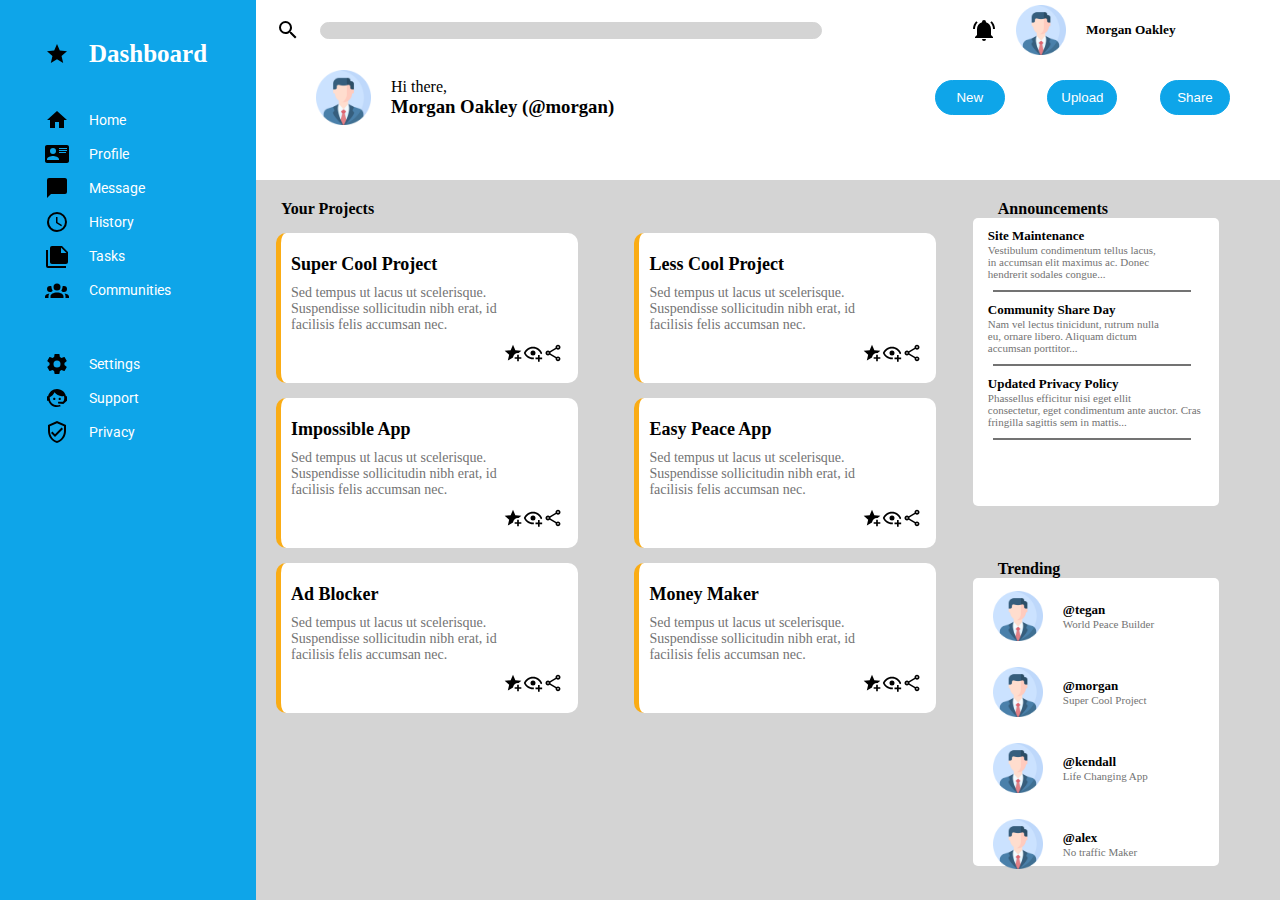
<file: Admin Dashboard/index.html>
<!DOCTYPE html>
<html lang="en">
<head>
    <title>Admin Dashboard</title>
    <link rel="stylesheet" href="styles.css">
    <link rel="preconnect" href="https://fonts.googleapis.com">
    <link rel="preconnect" href="https://fonts.gstatic.com" crossorigin>
    <link href="https://fonts.googleapis.com/css2?family=Roboto:ital,wght@0,100..900;1,100..900&family=Skranji:wght@400;700&display=swap" rel="stylesheet">
</head>
<body>
    <div class="grid">
        <div class="sidebar">
            <div class="logo-text">
                <svg style="width: 24px; height: 24px;" xmlns="http://www.w3.org/2000/svg" 
                viewBox="0 0 24 24"><title>star</title>
                <path d="M12,17.27L18.18,21L16.54,13.97L22,9.24L14.81,8.62L12,2L9.19,8.62L2,9.24L7.45,13.97L5.82,21L12,17.27Z" /></svg>
                <h1>Dashboard</h1>
            </div>
            <div class="list-items">
                <div class="icon-text">
                    <svg style="width: 24px;height: 24px;" xmlns="http://www.w3.org/2000/svg" 
                    viewBox="0 0 24 24"><title>home</title><path d="M10,20V14H14V20H19V12H22L12,3L2,12H5V20H10Z" /></svg>
                    <p>Home</p>
                </div>
                <div class="icon-text">
                    <svg style="height: 24px; width: 24px;" xmlns="http://www.w3.org/2000/svg" 
                    viewBox="0 0 24 24"><title>card-account-details</title><path d="M2,3H22C23.05,3 24,3.95 24,5V19C24,20.05 23.05,21 22,21H2C0.95,21 0,20.05 0,19V5C0,3.95 0.95,3 2,3M14,6V7H22V6H14M14,8V9H21.5L22,9V8H14M14,10V11H21V10H14M8,13.91C6,13.91 2,15 2,17V18H14V17C14,15 10,13.91 8,13.91M8,6A3,3 0 0,0 5,9A3,3 0 0,0 8,12A3,3 0 0,0 11,9A3,3 0 0,0 8,6Z" /></svg>
                    <p>Profile</p>
                </div>
                <div class="icon-text">
                    <svg style="height: 24px; width: 24px;" xmlns="http://www.w3.org/2000/svg" 
                    viewBox="0 0 24 24"><title>message</title><path d="M20,2H4A2,2 0 0,0 2,4V22L6,18H20A2,2 0 0,0 22,16V4C22,2.89 21.1,2 20,2Z" /></svg>
                    <p>Message</p>
                </div>
                <div class="icon-text">
                    <svg style="height: 24px; width: 24px;" xmlns="http://www.w3.org/2000/svg" 
                    viewBox="0 0 24 24"><title>clock-outline</title><path d="M12,20A8,8 0 0,0 20,12A8,8 0 0,0 12,4A8,8 0 0,0 4,12A8,8 0 0,0 12,20M12,2A10,10 0 0,1 22,12A10,10 0 0,1 12,22C6.47,22 2,17.5 2,12A10,10 0 0,1 12,2M12.5,7V12.25L17,14.92L16.25,16.15L11,13V7H12.5Z" /></svg>
                    <p>History</p>
                </div>
                <div class="icon-text">
                    <svg style="height: 24px; width: 24px;" xmlns="http://www.w3.org/2000/svg" 
                    viewBox="0 0 24 24"><title>note-multiple</title>
                    <path d="M16,9H21.5L16,3.5V9M7,2H17L23,8V18A2,2 0 0,1 21,20H7C5.89,20 5,19.1 5,18V4A2,2 0 0,1 7,2M3,6V22H21V24H3A2,2 0 0,1 1,22V6H3Z" /></svg>
                    <p>Tasks</p>
                </div>
                <div class="icon-text">
                    <svg style="height: 24px; width: 24px;" xmlns="http://www.w3.org/2000/svg" 
                    viewBox="0 0 24 24"><title>account-group</title>
                    <path d="M12,5.5A3.5,3.5 0 0,1 15.5,9A3.5,3.5 0 0,1 12,12.5A3.5,3.5 0 0,1 8.5,9A3.5,3.5 0 0,1 12,5.5M5,8C5.56,8 6.08,8.15 6.53,8.42C6.38,9.85 6.8,11.27 7.66,12.38C7.16,13.34 6.16,14 5,14A3,3 0 0,1 2,11A3,3 0 0,1 5,8M19,8A3,3 0 0,1 22,11A3,3 0 0,1 19,14C17.84,14 16.84,13.34 16.34,12.38C17.2,11.27 17.62,9.85 17.47,8.42C17.92,8.15 18.44,8 19,8M5.5,18.25C5.5,16.18 8.41,14.5 12,14.5C15.59,14.5 18.5,16.18 18.5,18.25V20H5.5V18.25M0,20V18.5C0,17.11 1.89,15.94 4.45,15.6C3.86,16.28 3.5,17.22 3.5,18.25V20H0M24,20H20.5V18.25C20.5,17.22 20.14,16.28 19.55,15.6C22.11,15.94 24,17.11 24,18.5V20Z" /></svg>
                    <p>Communities</p>
                </div>
            </div>
            <div class="list-items-bottom">
                <div class="icon-text">
                    <svg style="height: 24px; width: 24px;" xmlns="http://www.w3.org/2000/svg" 
                    viewBox="0 0 24 24"><title>cog</title>
                    <path d="M12,15.5A3.5,3.5 0 0,1 8.5,12A3.5,3.5 0 0,1 12,8.5A3.5,3.5 0 0,1 15.5,12A3.5,3.5 0 0,1 12,15.5M19.43,12.97C19.47,12.65 19.5,12.33 19.5,12C19.5,11.67 19.47,11.34 19.43,11L21.54,9.37C21.73,9.22 21.78,8.95 21.66,8.73L19.66,5.27C19.54,5.05 19.27,4.96 19.05,5.05L16.56,6.05C16.04,5.66 15.5,5.32 14.87,5.07L14.5,2.42C14.46,2.18 14.25,2 14,2H10C9.75,2 9.54,2.18 9.5,2.42L9.13,5.07C8.5,5.32 7.96,5.66 7.44,6.05L4.95,5.05C4.73,4.96 4.46,5.05 4.34,5.27L2.34,8.73C2.21,8.95 2.27,9.22 2.46,9.37L4.57,11C4.53,11.34 4.5,11.67 4.5,12C4.5,12.33 4.53,12.65 4.57,12.97L2.46,14.63C2.27,14.78 2.21,15.05 2.34,15.27L4.34,18.73C4.46,18.95 4.73,19.03 4.95,18.95L7.44,17.94C7.96,18.34 8.5,18.68 9.13,18.93L9.5,21.58C9.54,21.82 9.75,22 10,22H14C14.25,22 14.46,21.82 14.5,21.58L14.87,18.93C15.5,18.67 16.04,18.34 16.56,17.94L19.05,18.95C19.27,19.03 19.54,18.95 19.66,18.73L21.66,15.27C21.78,15.05 21.73,14.78 21.54,14.63L19.43,12.97Z" /></svg>
                    <p>Settings</p>
                </div>
                <div class="icon-text">
                    <svg style="height: 24px; width: 24px;" xmlns="http://www.w3.org/2000/svg" 
                    viewBox="0 0 24 24"><title>face-agent</title>
                    <path d="M18.72,14.76C19.07,13.91 19.26,13 19.26,12C19.26,11.28 19.15,10.59 18.96,9.95C18.31,10.1 17.63,10.18 16.92,10.18C13.86,10.18 11.15,8.67 9.5,6.34C8.61,8.5 6.91,10.26 4.77,11.22C4.73,11.47 4.73,11.74 4.73,12A7.27,7.27 0 0,0 12,19.27C13.05,19.27 14.06,19.04 14.97,18.63C15.54,19.72 15.8,20.26 15.78,20.26C14.14,20.81 12.87,21.08 12,21.08C9.58,21.08 7.27,20.13 5.57,18.42C4.53,17.38 3.76,16.11 3.33,14.73H2V10.18H3.09C3.93,6.04 7.6,2.92 12,2.92C14.4,2.92 16.71,3.87 18.42,5.58C19.69,6.84 20.54,8.45 20.89,10.18H22V14.67H22V14.69L22,14.73H21.94L18.38,18L13.08,17.4V15.73H17.91L18.72,14.76M9.27,11.77C9.57,11.77 9.86,11.89 10.07,12.11C10.28,12.32 10.4,12.61 10.4,12.91C10.4,13.21 10.28,13.5 10.07,13.71C9.86,13.92 9.57,14.04 9.27,14.04C8.64,14.04 8.13,13.54 8.13,12.91C8.13,12.28 8.64,11.77 9.27,11.77M14.72,11.77C15.35,11.77 15.85,12.28 15.85,12.91C15.85,13.54 15.35,14.04 14.72,14.04C14.09,14.04 13.58,13.54 13.58,12.91A1.14,1.14 0 0,1 14.72,11.77Z" /></svg>
                    <p>Support</p>
                </div>
                <div class="icon-text">
                    <svg style="height: 24px; width: 24px;" xmlns="http://www.w3.org/2000/svg" 
                    viewBox="0 0 24 24"><title>shield-check-outline</title>
                    <path d="M21,11C21,16.55 17.16,21.74 12,23C6.84,21.74 3,16.55 3,11V5L12,1L21,5V11M12,21C15.75,20 19,15.54 19,11.22V6.3L12,3.18L5,6.3V11.22C5,15.54 8.25,20 12,21M10,17L6,13L7.41,11.59L10,14.17L16.59,7.58L18,9" /></svg>
                    <p>Privacy</p>
                </div>
            </div>
        </div>

        <div class="main">
            <div class="header">
                <div class="navbar">
                    <svg style="height: 24px; width: 24px;" xmlns="http://www.w3.org/2000/svg" 
                    viewBox="0 0 24 24"><title>magnify</title>
                    <path d="M9.5,3A6.5,6.5 0 0,1 16,9.5C16,11.11 15.41,12.59 14.44,13.73L14.71,14H15.5L20.5,19L19,20.5L14,15.5V14.71L13.73,14.44C12.59,15.41 11.11,16 9.5,16A6.5,6.5 0 0,1 3,9.5A6.5,6.5 0 0,1 9.5,3M9.5,5C7,5 5,7 5,9.5C5,12 7,14 9.5,14C12,14 14,12 14,9.5C14,7 12,5 9.5,5Z" /></svg>
                    <input type="text" class="form-input">
                    <svg style="height: 24px; width: 24px;" xmlns="http://www.w3.org/2000/svg" 
                    viewBox="0 0 24 24"><title>bell-ring</title>
                    <path d="M21,19V20H3V19L5,17V11C5,7.9 7.03,5.17 10,4.29C10,4.19 10,4.1 10,4A2,2 0 0,1 12,2A2,2 0 0,1 14,4C14,4.1 14,4.19 14,4.29C16.97,5.17 19,7.9 19,11V17L21,19M14,21A2,2 0 0,1 12,23A2,2 0 0,1 10,21M19.75,3.19L18.33,4.61C20.04,6.3 21,8.6 21,11H23C23,8.07 21.84,5.25 19.75,3.19M1,11H3C3,8.6 3.96,6.3 5.67,4.61L4.25,3.19C2.16,5.25 1,8.07 1,11Z" /></svg>
                    <img src="images/3135715.png" alt="Profile Picture" width="50px" class="avatarNavbar">
                    <h5>Morgan Oakley</h5>
                </div>
                <div class="welcome">
                    <div class="left">
                        <img src="images/3135715.png" alt="Profile Picture" width="55px" class="avatarWelcome">
                        <div class="welcome-text">
                            <p>Hi there,</p>
                            <h3>Morgan Oakley (@morgan)</h3>
                        </div>
                    </div>
                    <div class="right">
                        <button class="btn">New</button>
                        <button class="btn">Upload</button>
                        <button class="btn">Share</button>
                    </div>

                </div>
            </div>
            <div class="content">
                <div class="projects">
                    <h4>Your Projects</h4>
                    <div class="cards">
                        <div class="cards-left">
                            <div class="card">
                                <h6>Super Cool Project</h6>
                                <p>Sed tempus ut lacus ut scelerisque. <br>
                                    Suspendisse sollicitudin nibh erat, id <br>
                                    facilisis felis accumsan nec.
                                </p>
                                <div class="icons">
                                    <svg style="height: 20px; width: 20px;" xmlns="http://www.w3.org/2000/svg" 
                                    viewBox="0 0 24 24"><title>star-plus</title>
                                    <path d="M5.8 21L7.4 14L2 9.2L9.2 8.6L12 2L14.8 8.6L22 9.2L18.8 12H18C14.9 12 12.4 14.3 12 17.3L5.8 21M17 14V17H14V19H17V22H19V19H22V17H19V14H17Z" /></svg>
                                    <svg style="height: 20px; width: 20px;" xmlns="http://www.w3.org/2000/svg" 
                                    viewBox="0 0 24 24"><title>eye-plus-outline</title>
                                    <path d="M12,4.5C7,4.5 2.73,7.61 1,12C2.73,16.39 7,19.5 12,19.5C12.36,19.5 12.72,19.5 13.08,19.45C13.03,19.13 13,18.82 13,18.5C13,18.14 13.04,17.78 13.1,17.42C12.74,17.46 12.37,17.5 12,17.5C8.24,17.5 4.83,15.36 3.18,12C4.83,8.64 8.24,6.5 12,6.5C15.76,6.5 19.17,8.64 20.82,12C20.7,12.24 20.56,12.45 20.43,12.68C21.09,12.84 21.72,13.11 22.29,13.5C22.56,13 22.8,12.5 23,12C21.27,7.61 17,4.5 12,4.5M12,9A3,3 0 0,0 9,12A3,3 0 0,0 12,15A3,3 0 0,0 15,12A3,3 0 0,0 12,9M18,14.5V17.5H15V19.5H18V22.5H20V19.5H23V17.5H20V14.5H18Z" /></svg>
                                    <svg style="height: 20px; width: 20px;" xmlns="http://www.w3.org/2000/svg" 
                                    viewBox="0 0 24 24"><title>share-variant-outline</title>
                                    <path d="M18 16.08C17.24 16.08 16.56 16.38 16.04 16.85L8.91 12.7C8.96 12.47 9 12.24 9 12S8.96 11.53 8.91 11.3L15.96 7.19C16.5 7.69 17.21 8 18 8C19.66 8 21 6.66 21 5S19.66 2 18 2 15 3.34 15 5C15 5.24 15.04 5.47 15.09 5.7L8.04 9.81C7.5 9.31 6.79 9 6 9C4.34 9 3 10.34 3 12S4.34 15 6 15C6.79 15 7.5 14.69 8.04 14.19L15.16 18.34C15.11 18.55 15.08 18.77 15.08 19C15.08 20.61 16.39 21.91 18 21.91S20.92 20.61 20.92 19C20.92 17.39 19.61 16.08 18 16.08M18 4C18.55 4 19 4.45 19 5S18.55 6 18 6 17 5.55 17 5 17.45 4 18 4M6 13C5.45 13 5 12.55 5 12S5.45 11 6 11 7 11.45 7 12 6.55 13 6 13M18 20C17.45 20 17 19.55 17 19S17.45 18 18 18 19 18.45 19 19 18.55 20 18 20Z" /></svg>
                                </div>
                            </div>
                            <div class="card">
                                <h6>Impossible App</h6>
                                <p>Sed tempus ut lacus ut scelerisque. <br>
                                    Suspendisse sollicitudin nibh erat, id <br>
                                    facilisis felis accumsan nec.
                                </p>
                                <div class="icons">
                                    <svg style="height: 20px; width: 20px;" xmlns="http://www.w3.org/2000/svg" 
                                    viewBox="0 0 24 24"><title>star-plus</title>
                                    <path d="M5.8 21L7.4 14L2 9.2L9.2 8.6L12 2L14.8 8.6L22 9.2L18.8 12H18C14.9 12 12.4 14.3 12 17.3L5.8 21M17 14V17H14V19H17V22H19V19H22V17H19V14H17Z" /></svg>
                                    <svg style="height: 20px; width: 20px;" xmlns="http://www.w3.org/2000/svg" 
                                    viewBox="0 0 24 24"><title>eye-plus-outline</title>
                                    <path d="M12,4.5C7,4.5 2.73,7.61 1,12C2.73,16.39 7,19.5 12,19.5C12.36,19.5 12.72,19.5 13.08,19.45C13.03,19.13 13,18.82 13,18.5C13,18.14 13.04,17.78 13.1,17.42C12.74,17.46 12.37,17.5 12,17.5C8.24,17.5 4.83,15.36 3.18,12C4.83,8.64 8.24,6.5 12,6.5C15.76,6.5 19.17,8.64 20.82,12C20.7,12.24 20.56,12.45 20.43,12.68C21.09,12.84 21.72,13.11 22.29,13.5C22.56,13 22.8,12.5 23,12C21.27,7.61 17,4.5 12,4.5M12,9A3,3 0 0,0 9,12A3,3 0 0,0 12,15A3,3 0 0,0 15,12A3,3 0 0,0 12,9M18,14.5V17.5H15V19.5H18V22.5H20V19.5H23V17.5H20V14.5H18Z" /></svg>
                                    <svg style="height: 20px; width: 20px;" xmlns="http://www.w3.org/2000/svg" 
                                    viewBox="0 0 24 24"><title>share-variant-outline</title>
                                    <path d="M18 16.08C17.24 16.08 16.56 16.38 16.04 16.85L8.91 12.7C8.96 12.47 9 12.24 9 12S8.96 11.53 8.91 11.3L15.96 7.19C16.5 7.69 17.21 8 18 8C19.66 8 21 6.66 21 5S19.66 2 18 2 15 3.34 15 5C15 5.24 15.04 5.47 15.09 5.7L8.04 9.81C7.5 9.31 6.79 9 6 9C4.34 9 3 10.34 3 12S4.34 15 6 15C6.79 15 7.5 14.69 8.04 14.19L15.16 18.34C15.11 18.55 15.08 18.77 15.08 19C15.08 20.61 16.39 21.91 18 21.91S20.92 20.61 20.92 19C20.92 17.39 19.61 16.08 18 16.08M18 4C18.55 4 19 4.45 19 5S18.55 6 18 6 17 5.55 17 5 17.45 4 18 4M6 13C5.45 13 5 12.55 5 12S5.45 11 6 11 7 11.45 7 12 6.55 13 6 13M18 20C17.45 20 17 19.55 17 19S17.45 18 18 18 19 18.45 19 19 18.55 20 18 20Z" /></svg>
                                </div>
                            </div>
                            <div class="card">
                                <h6>Ad Blocker</h6>
                                <p>Sed tempus ut lacus ut scelerisque. <br>
                                    Suspendisse sollicitudin nibh erat, id <br>
                                    facilisis felis accumsan nec.
                                </p>
                                <div class="icons">
                                    <svg style="height: 20px; width: 20px;" xmlns="http://www.w3.org/2000/svg" 
                                    viewBox="0 0 24 24"><title>star-plus</title>
                                    <path d="M5.8 21L7.4 14L2 9.2L9.2 8.6L12 2L14.8 8.6L22 9.2L18.8 12H18C14.9 12 12.4 14.3 12 17.3L5.8 21M17 14V17H14V19H17V22H19V19H22V17H19V14H17Z" /></svg>
                                    <svg style="height: 20px; width: 20px;" xmlns="http://www.w3.org/2000/svg" 
                                    viewBox="0 0 24 24"><title>eye-plus-outline</title>
                                    <path d="M12,4.5C7,4.5 2.73,7.61 1,12C2.73,16.39 7,19.5 12,19.5C12.36,19.5 12.72,19.5 13.08,19.45C13.03,19.13 13,18.82 13,18.5C13,18.14 13.04,17.78 13.1,17.42C12.74,17.46 12.37,17.5 12,17.5C8.24,17.5 4.83,15.36 3.18,12C4.83,8.64 8.24,6.5 12,6.5C15.76,6.5 19.17,8.64 20.82,12C20.7,12.24 20.56,12.45 20.43,12.68C21.09,12.84 21.72,13.11 22.29,13.5C22.56,13 22.8,12.5 23,12C21.27,7.61 17,4.5 12,4.5M12,9A3,3 0 0,0 9,12A3,3 0 0,0 12,15A3,3 0 0,0 15,12A3,3 0 0,0 12,9M18,14.5V17.5H15V19.5H18V22.5H20V19.5H23V17.5H20V14.5H18Z" /></svg>
                                    <svg style="height: 20px; width: 20px;" xmlns="http://www.w3.org/2000/svg" 
                                    viewBox="0 0 24 24"><title>share-variant-outline</title>
                                    <path d="M18 16.08C17.24 16.08 16.56 16.38 16.04 16.85L8.91 12.7C8.96 12.47 9 12.24 9 12S8.96 11.53 8.91 11.3L15.96 7.19C16.5 7.69 17.21 8 18 8C19.66 8 21 6.66 21 5S19.66 2 18 2 15 3.34 15 5C15 5.24 15.04 5.47 15.09 5.7L8.04 9.81C7.5 9.31 6.79 9 6 9C4.34 9 3 10.34 3 12S4.34 15 6 15C6.79 15 7.5 14.69 8.04 14.19L15.16 18.34C15.11 18.55 15.08 18.77 15.08 19C15.08 20.61 16.39 21.91 18 21.91S20.92 20.61 20.92 19C20.92 17.39 19.61 16.08 18 16.08M18 4C18.55 4 19 4.45 19 5S18.55 6 18 6 17 5.55 17 5 17.45 4 18 4M6 13C5.45 13 5 12.55 5 12S5.45 11 6 11 7 11.45 7 12 6.55 13 6 13M18 20C17.45 20 17 19.55 17 19S17.45 18 18 18 19 18.45 19 19 18.55 20 18 20Z" /></svg>
                                </div>
                            </div>
                        </div>
                        <div class="cards-right">
                            <div class="card">
                                <h6>Less Cool Project</h6>
                                <p>Sed tempus ut lacus ut scelerisque. <br>
                                    Suspendisse sollicitudin nibh erat, id <br>
                                    facilisis felis accumsan nec.
                                </p>
                                <div class="icons">
                                    <svg style="height: 20px; width: 20px;" xmlns="http://www.w3.org/2000/svg" 
                                    viewBox="0 0 24 24"><title>star-plus</title>
                                    <path d="M5.8 21L7.4 14L2 9.2L9.2 8.6L12 2L14.8 8.6L22 9.2L18.8 12H18C14.9 12 12.4 14.3 12 17.3L5.8 21M17 14V17H14V19H17V22H19V19H22V17H19V14H17Z" /></svg>
                                    <svg style="height: 20px; width: 20px;" xmlns="http://www.w3.org/2000/svg" 
                                    viewBox="0 0 24 24"><title>eye-plus-outline</title>
                                    <path d="M12,4.5C7,4.5 2.73,7.61 1,12C2.73,16.39 7,19.5 12,19.5C12.36,19.5 12.72,19.5 13.08,19.45C13.03,19.13 13,18.82 13,18.5C13,18.14 13.04,17.78 13.1,17.42C12.74,17.46 12.37,17.5 12,17.5C8.24,17.5 4.83,15.36 3.18,12C4.83,8.64 8.24,6.5 12,6.5C15.76,6.5 19.17,8.64 20.82,12C20.7,12.24 20.56,12.45 20.43,12.68C21.09,12.84 21.72,13.11 22.29,13.5C22.56,13 22.8,12.5 23,12C21.27,7.61 17,4.5 12,4.5M12,9A3,3 0 0,0 9,12A3,3 0 0,0 12,15A3,3 0 0,0 15,12A3,3 0 0,0 12,9M18,14.5V17.5H15V19.5H18V22.5H20V19.5H23V17.5H20V14.5H18Z" /></svg>
                                    <svg style="height: 20px; width: 20px;" xmlns="http://www.w3.org/2000/svg" 
                                    viewBox="0 0 24 24"><title>share-variant-outline</title>
                                    <path d="M18 16.08C17.24 16.08 16.56 16.38 16.04 16.85L8.91 12.7C8.96 12.47 9 12.24 9 12S8.96 11.53 8.91 11.3L15.96 7.19C16.5 7.69 17.21 8 18 8C19.66 8 21 6.66 21 5S19.66 2 18 2 15 3.34 15 5C15 5.24 15.04 5.47 15.09 5.7L8.04 9.81C7.5 9.31 6.79 9 6 9C4.34 9 3 10.34 3 12S4.34 15 6 15C6.79 15 7.5 14.69 8.04 14.19L15.16 18.34C15.11 18.55 15.08 18.77 15.08 19C15.08 20.61 16.39 21.91 18 21.91S20.92 20.61 20.92 19C20.92 17.39 19.61 16.08 18 16.08M18 4C18.55 4 19 4.45 19 5S18.55 6 18 6 17 5.55 17 5 17.45 4 18 4M6 13C5.45 13 5 12.55 5 12S5.45 11 6 11 7 11.45 7 12 6.55 13 6 13M18 20C17.45 20 17 19.55 17 19S17.45 18 18 18 19 18.45 19 19 18.55 20 18 20Z" /></svg>
                                </div>
                            </div>
                            <div class="card">
                                <h6>Easy Peace App</h6>
                                <p>Sed tempus ut lacus ut scelerisque. <br>
                                    Suspendisse sollicitudin nibh erat, id <br>
                                    facilisis felis accumsan nec.
                                </p>
                                <div class="icons">
                                    <svg style="height: 20px; width: 20px;" xmlns="http://www.w3.org/2000/svg" 
                                    viewBox="0 0 24 24"><title>star-plus</title>
                                    <path d="M5.8 21L7.4 14L2 9.2L9.2 8.6L12 2L14.8 8.6L22 9.2L18.8 12H18C14.9 12 12.4 14.3 12 17.3L5.8 21M17 14V17H14V19H17V22H19V19H22V17H19V14H17Z" /></svg>
                                    <svg style="height: 20px; width: 20px;" xmlns="http://www.w3.org/2000/svg" 
                                    viewBox="0 0 24 24"><title>eye-plus-outline</title>
                                    <path d="M12,4.5C7,4.5 2.73,7.61 1,12C2.73,16.39 7,19.5 12,19.5C12.36,19.5 12.72,19.5 13.08,19.45C13.03,19.13 13,18.82 13,18.5C13,18.14 13.04,17.78 13.1,17.42C12.74,17.46 12.37,17.5 12,17.5C8.24,17.5 4.83,15.36 3.18,12C4.83,8.64 8.24,6.5 12,6.5C15.76,6.5 19.17,8.64 20.82,12C20.7,12.24 20.56,12.45 20.43,12.68C21.09,12.84 21.72,13.11 22.29,13.5C22.56,13 22.8,12.5 23,12C21.27,7.61 17,4.5 12,4.5M12,9A3,3 0 0,0 9,12A3,3 0 0,0 12,15A3,3 0 0,0 15,12A3,3 0 0,0 12,9M18,14.5V17.5H15V19.5H18V22.5H20V19.5H23V17.5H20V14.5H18Z" /></svg>
                                    <svg style="height: 20px; width: 20px;" xmlns="http://www.w3.org/2000/svg" 
                                    viewBox="0 0 24 24"><title>share-variant-outline</title>
                                    <path d="M18 16.08C17.24 16.08 16.56 16.38 16.04 16.85L8.91 12.7C8.96 12.47 9 12.24 9 12S8.96 11.53 8.91 11.3L15.96 7.19C16.5 7.69 17.21 8 18 8C19.66 8 21 6.66 21 5S19.66 2 18 2 15 3.34 15 5C15 5.24 15.04 5.47 15.09 5.7L8.04 9.81C7.5 9.31 6.79 9 6 9C4.34 9 3 10.34 3 12S4.34 15 6 15C6.79 15 7.5 14.69 8.04 14.19L15.16 18.34C15.11 18.55 15.08 18.77 15.08 19C15.08 20.61 16.39 21.91 18 21.91S20.92 20.61 20.92 19C20.92 17.39 19.61 16.08 18 16.08M18 4C18.55 4 19 4.45 19 5S18.55 6 18 6 17 5.55 17 5 17.45 4 18 4M6 13C5.45 13 5 12.55 5 12S5.45 11 6 11 7 11.45 7 12 6.55 13 6 13M18 20C17.45 20 17 19.55 17 19S17.45 18 18 18 19 18.45 19 19 18.55 20 18 20Z" /></svg>
                                </div>
                            </div>
                            <div class="card">
                                <h6>Money Maker</h6>
                                <p>Sed tempus ut lacus ut scelerisque. <br>
                                    Suspendisse sollicitudin nibh erat, id <br>
                                    facilisis felis accumsan nec.
                                </p>
                                <div class="icons">
                                    <svg style="height: 20px; width: 20px;" xmlns="http://www.w3.org/2000/svg" 
                                    viewBox="0 0 24 24"><title>star-plus</title>
                                    <path d="M5.8 21L7.4 14L2 9.2L9.2 8.6L12 2L14.8 8.6L22 9.2L18.8 12H18C14.9 12 12.4 14.3 12 17.3L5.8 21M17 14V17H14V19H17V22H19V19H22V17H19V14H17Z" /></svg>
                                    <svg style="height: 20px; width: 20px;" xmlns="http://www.w3.org/2000/svg" 
                                    viewBox="0 0 24 24"><title>eye-plus-outline</title>
                                    <path d="M12,4.5C7,4.5 2.73,7.61 1,12C2.73,16.39 7,19.5 12,19.5C12.36,19.5 12.72,19.5 13.08,19.45C13.03,19.13 13,18.82 13,18.5C13,18.14 13.04,17.78 13.1,17.42C12.74,17.46 12.37,17.5 12,17.5C8.24,17.5 4.83,15.36 3.18,12C4.83,8.64 8.24,6.5 12,6.5C15.76,6.5 19.17,8.64 20.82,12C20.7,12.24 20.56,12.45 20.43,12.68C21.09,12.84 21.72,13.11 22.29,13.5C22.56,13 22.8,12.5 23,12C21.27,7.61 17,4.5 12,4.5M12,9A3,3 0 0,0 9,12A3,3 0 0,0 12,15A3,3 0 0,0 15,12A3,3 0 0,0 12,9M18,14.5V17.5H15V19.5H18V22.5H20V19.5H23V17.5H20V14.5H18Z" /></svg>
                                    <svg style="height: 20px; width: 20px;" xmlns="http://www.w3.org/2000/svg" 
                                    viewBox="0 0 24 24"><title>share-variant-outline</title>
                                    <path d="M18 16.08C17.24 16.08 16.56 16.38 16.04 16.85L8.91 12.7C8.96 12.47 9 12.24 9 12S8.96 11.53 8.91 11.3L15.96 7.19C16.5 7.69 17.21 8 18 8C19.66 8 21 6.66 21 5S19.66 2 18 2 15 3.34 15 5C15 5.24 15.04 5.47 15.09 5.7L8.04 9.81C7.5 9.31 6.79 9 6 9C4.34 9 3 10.34 3 12S4.34 15 6 15C6.79 15 7.5 14.69 8.04 14.19L15.16 18.34C15.11 18.55 15.08 18.77 15.08 19C15.08 20.61 16.39 21.91 18 21.91S20.92 20.61 20.92 19C20.92 17.39 19.61 16.08 18 16.08M18 4C18.55 4 19 4.45 19 5S18.55 6 18 6 17 5.55 17 5 17.45 4 18 4M6 13C5.45 13 5 12.55 5 12S5.45 11 6 11 7 11.45 7 12 6.55 13 6 13M18 20C17.45 20 17 19.55 17 19S17.45 18 18 18 19 18.45 19 19 18.55 20 18 20Z" /></svg>
                                </div>
                            </div>

                        </div>
                    </div>

                </div>
                <div class="ann-trend">
                    <div class="ann">
                        <h4>Announcements</h4>
                        <div class="ann-card">
                            <div class="ann-text">
                                <h6>Site Maintenance</h6>
                                <p>Vestibulum condimentum tellus lacus, <br>
                                in accumsan elit maximus ac. Donec <br>
                            hendrerit sodales congue...</p>
                            </div>
                            <div class="divider"></div>
                            <div class="ann-text">
                                <h6>Community Share Day</h6>
                                <p>Nam vel lectus tinicidunt, rutrum nulla <br>
                                eu, ornare libero. Aliquam dictum <br>
                            accumsan porttitor...</p>
                            </div>
                            <div class="divider"></div>
                            <div class="ann-text">
                                <h6>Updated Privacy Policy</h6>
                                <p>Phassellus efficitur nisi eget ellit <br>
                                consectetur, eget condimentum ante 
                                auctor. Cras fringilla sagittis sem in mattis...</p>
                            </div>
                            <div class="divider"></div>
                        </div>
                    </div>
                    <div class="trend">
                        <h4>Trending</h4>
                        <div class="trend-card">
                            <div class="trend-image-text">
                                <img src="images/3135715.png" style="height: 50px; width: 50px;">
                                <div class="trend-text">
                                    <h6>@tegan</h6>
                                    <p>World Peace Builder</p>
                                </div>
                            </div>
                            <div class="trend-image-text">
                                <img src="images/3135715.png" style="height: 50px; width: 50px;">
                                <div class="trend-text">
                                    <h6>@morgan</h6>
                                    <p>Super Cool Project</p>
                                </div>
                            </div>
                            <div class="trend-image-text">
                                <img src="images/3135715.png" style="height: 50px; width: 50px;">
                                <div class="trend-text">
                                    <h6>@kendall</h6>
                                    <p>Life Changing App</p>
                                </div>
                            </div>
                            <div class="trend-image-text">
                                <img src="images/3135715.png" style="height: 50px; width: 50px;">
                                <div class="trend-text">
                                    <h6>@alex</h6>
                                    <p>No traffic Maker</p>
                                </div>
                            </div>
                        </div>
                    </div>

                </div>

            </div>
        </div>
    </div>
    
</body>
</html>
</file>
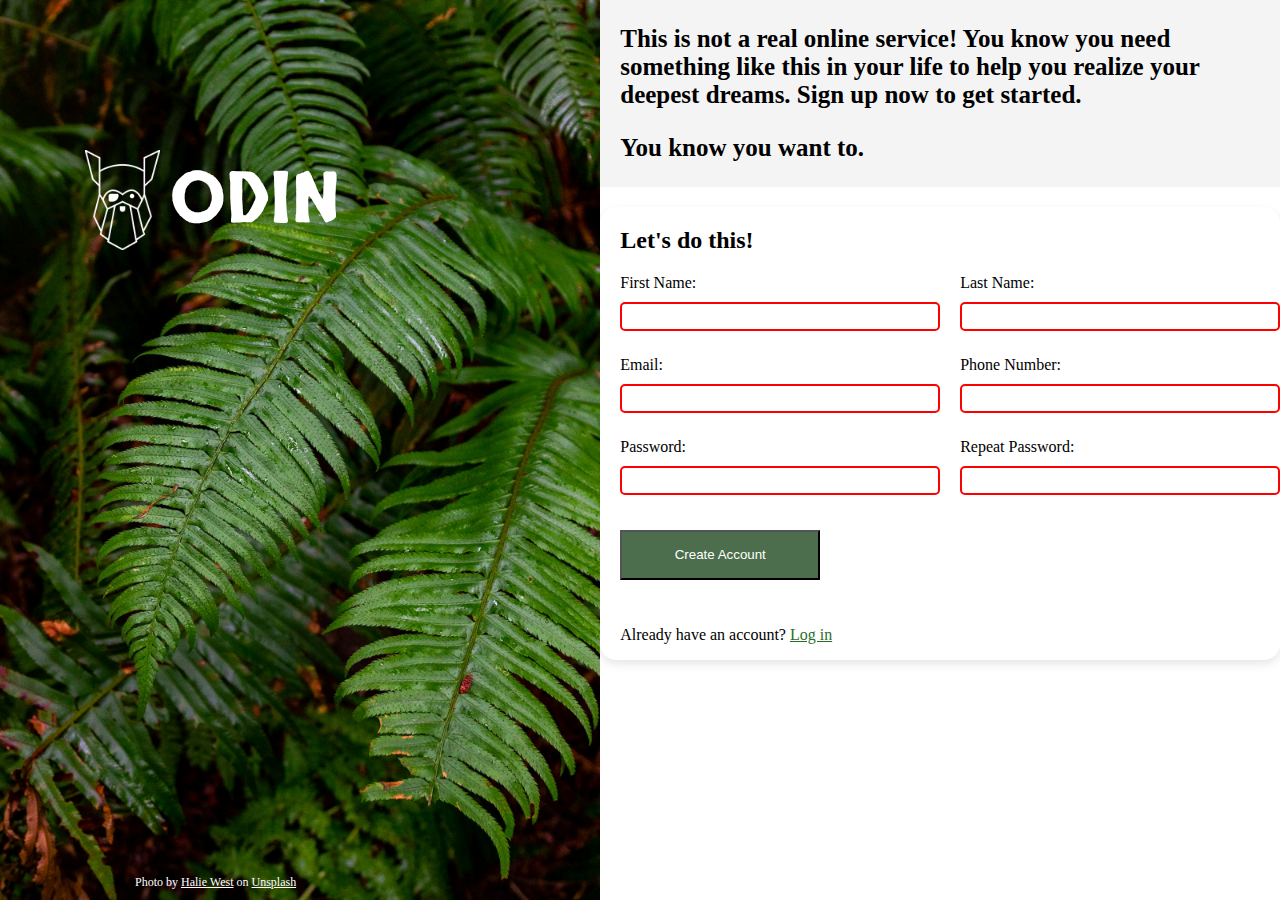
<file: Sign-Up Form/Sign-Up Form.html>
<!DOCTYPE html>
<html lang="en">
<head>
    <meta charset="UTF-8">
    <meta name="viewport" content="width=device-width, initial-scale=1.0">
    <title>Document</title>
    <link rel="stylesheet" href="styles.css">
    <link rel="preconnect" href="https://fonts.googleapis.com">
<link rel="preconnect" href="https://fonts.gstatic.com" crossorigin>
<link href="https://fonts.googleapis.com/css2?family=Skranji:wght@400;700&display=swap" rel="stylesheet">
</head>
<body>

    <div class="container">

        <div class="photo">

            <img src="images/photo-1585202900225-6d3ac20a6962.jpg" 
            style="height: 100vh; width: auto;">

            <div class="odin">
                <img src="images/odin-lined.png" style="height: 100px; width: 100%;">
                <p>ODIN</p>
            </div>

            <div class="photo-title">
                Photo by <u>Halie West</u> on <u>Unsplash</u>
            </div>

        </div>
    
        <div class="content">

            <div class="text">

                <p>This is not a real online service! You know you need something
                    like this in your life to help you realize your deepest dreams.
                    Sign up now to get started.


                </p>

                <p>You know you want to.</p>

            </div>

            <div class="form">

                <h2>Let's do this!</h2>

                <form>

                    <div class="form-container">

                        <div class="form1">

                            <label for="first_name">First Name:</label>
                            <input type="text" id="first_name" required>
    
                            <label for="email">Email:</label>
                            <input type="email" id="email" required>
    
                            <label for="password">Password:</label>
                            <input type="password" id="password" required>
    
                        </div>
    
                        <div class="form2">
                            <label for="last_name">Last Name:</label>
                            <input type="text" id="last_name" required>
    
                            <label for="phone_number">Phone Number:</label>
                            <input type="number" id="phone_number" required
                            maxlength="12">
    
                            <label for="repeat_password">Repeat Password:</label>
                            <input type="password" id="repeat_password" required>
                        </div>
    
                    </div>

                    <div class="footer">

                        <button type="submit" class="submit-btn">Create Account</button>
                        
                        <p>Already have an account? <a href="#" style="color:rgb(42, 110, 42)">Log in</a></p>
        
                    </div>

                </form>

            </div>
    
        </div>

    </div>
    
</body>
</html>
</file>
<file: Admin Dashboard/styles.css>
*
{
    padding: 0;
    margin: 0;
}

.grid
{
    display: grid;
    grid-template-columns: 20% 80%;
}

.sidebar
{
    background-color: #0ea5e9;
    height: 100vh;
    color: white;
}

.logo-text
{
    display: flex;
    flex-direction: row;
    justify-content: flex-start;
    align-items: center;
    margin: 40px 45px;
}

.logo-text h1
{
    font-size: 25px;
    margin-left: 20px;
}

.icon-text
{
    display: flex;
    flex-direction: row;
    justify-content: flex-start;
    align-items: center;
    margin: 10px 45px;
}

.icon-text p
{
    margin-left: 20px;
    font-size: 14px;
    font-family: Roboto, sans-serif;
    font-style: bold;
}

.list-items-bottom
{
    margin-top: 50px;
}

.main
{
    background-color: white;
    height: 100vh;
    display: grid;
    grid-template-rows: 20% 80%;
}

.header
{
    background-color: white;
    display: flex;
    flex-direction: column;
}

.navbar, .left
{
    display: flex;
    flex-direction: row;
    align-items: center;
    margin: 5px 20px;
}

.form-input
{
    width: 500px;
    background-color: #d4d4d4;
    border-radius: 10px;
    border: 1px solid #d4d4d4;
    margin-left: 20px;
    margin-right: 150px;
}

.avatarNavbar, .avatarWelcome
{
    margin: 0 20px;
}

.welcome
{
    display: flex;
    flex-direction: row;
    align-items: center;
    justify-content: space-between;
    margin: 5px 20px;
}

.right
{
    display: flex;
    flex-direction: row;
    justify-content: space-between;
    align-items: center;
    width: 30%;
    margin-right: 30px;
}

.btn
{
    background-color: #0ea5e9;
    width: 70px;
    height: 35px;
    color: white;
    border: 1px solid #0ea5e9;
    border-radius: 20px;
}


.content
{
    background-color: #d4d4d4;
    display: grid;
    grid-template-columns: 70% 30%;
}

.cards
{
    display: grid;
    grid-template-columns: 50% 50%;
}

.card
{
    background-color: white;
    border-left: 5px solid #faac15;
    border-radius: 10px;
    width: 80%;
    height: 150px;
    margin: 15px 0;
    margin-left: 20px;
    display: flex;
    flex-direction: column;
    justify-content: center;
    align-items: flex-start;
    padding-left: 10px;
}

.icons
{
    display: flex;
    flex-direction: row;
    justify-content: flex-end;
    align-items: center;
    width: 95%;
}

h6
{
    font-size: 18px;
}

.card p
{
    font-size: 14px;
    color: #737373;
    margin: 10px 0;
}

h4
{
    margin-left: 25px;
    margin-top: 20px;

}

.ann-trend
{
    display: grid;
    grid-template-rows: 50% 50%;

}

.ann-card, .trend-card
{
    height: 80%;
    width: 80%;
    background-color: white;
    border-radius: 5px;
}

.ann-text
{
    padding: 10px 15px;

}

.ann-text h6, .trend-text h6
{
    font-size: 13px;

}

.ann-text p, .trend-text p
{
    font-size: 11px;
    color: #737373;
}

.divider
{
    border: 0.5px solid #737373;
    width: 80%;
    margin-left: 20px;
}


.trend-image-text
{
    display: flex;
    flex-direction: row;
    align-items: center;
    margin: 0px 20px;
    padding: 13px 0;
}

.trend-text
{
    margin-left: 20px;
}
</file>
<file: Sign-Up Form/styles.css>
.container
{
    display: flex;
}

.photo
{
    display: flex;
}

.odin
{
    position: absolute;
    display: flex;
    align-items: center;
    height: 200px;
    width: 200px;
    margin-left: 85px;
    margin-top: 100px;
    gap: 10px;
}

.odin p
{
    font-family: "Skranji";
    font-size: 70px;
    color: white;
}

.photo-title
{
    position:absolute;
    bottom:10px;
    color: white;
    font-size: 12px;
    padding-left: 135px;
}

.content
{
    display: flex;
    flex-direction: column;
    gap: 20px;   
}

.text
{
    background-color: rgb(245, 244, 244);
}

.text p
{
    font-size:25px;
    font-weight: bold;
    margin-left: 20px;
}

.form
{
    background: white; 
    border-radius: 16px; 
    box-shadow: 0 4px 10px rgba(0, 0, 0, 0.1); 
    transition: box-shadow 0.3s ease;
}

.form form {
    display: flex;
    flex-direction: column; 
    gap: 20px; 
    margin-left: 20px;
}

.form h2
{
    margin-left: 20px;
}

.form-container {
    display: flex; 
    gap: 20px;
}

.form1, .form2 {
    display: flex;
    flex-direction: column;
    gap: 10px;
    flex: 1;
}

.footer {
    display: flex;
    flex-direction: column;
    align-items: flex-start; 
    gap: 30px;
}

.submit-btn
{
    color:white;
    background-color: rgb(76, 110, 76);
    text-align: center;
    height: 50px;
    width: 200px;
}

body
{
    margin: 0;
}

input {
    border: 2px solid #000;
    margin-bottom: 15px;
    padding: 5px;
    border-radius: 5px;
  }
  
  input:invalid {
    border-color: red;
  }
  
  input:valid {
    border-color: green;
  }
</file>
